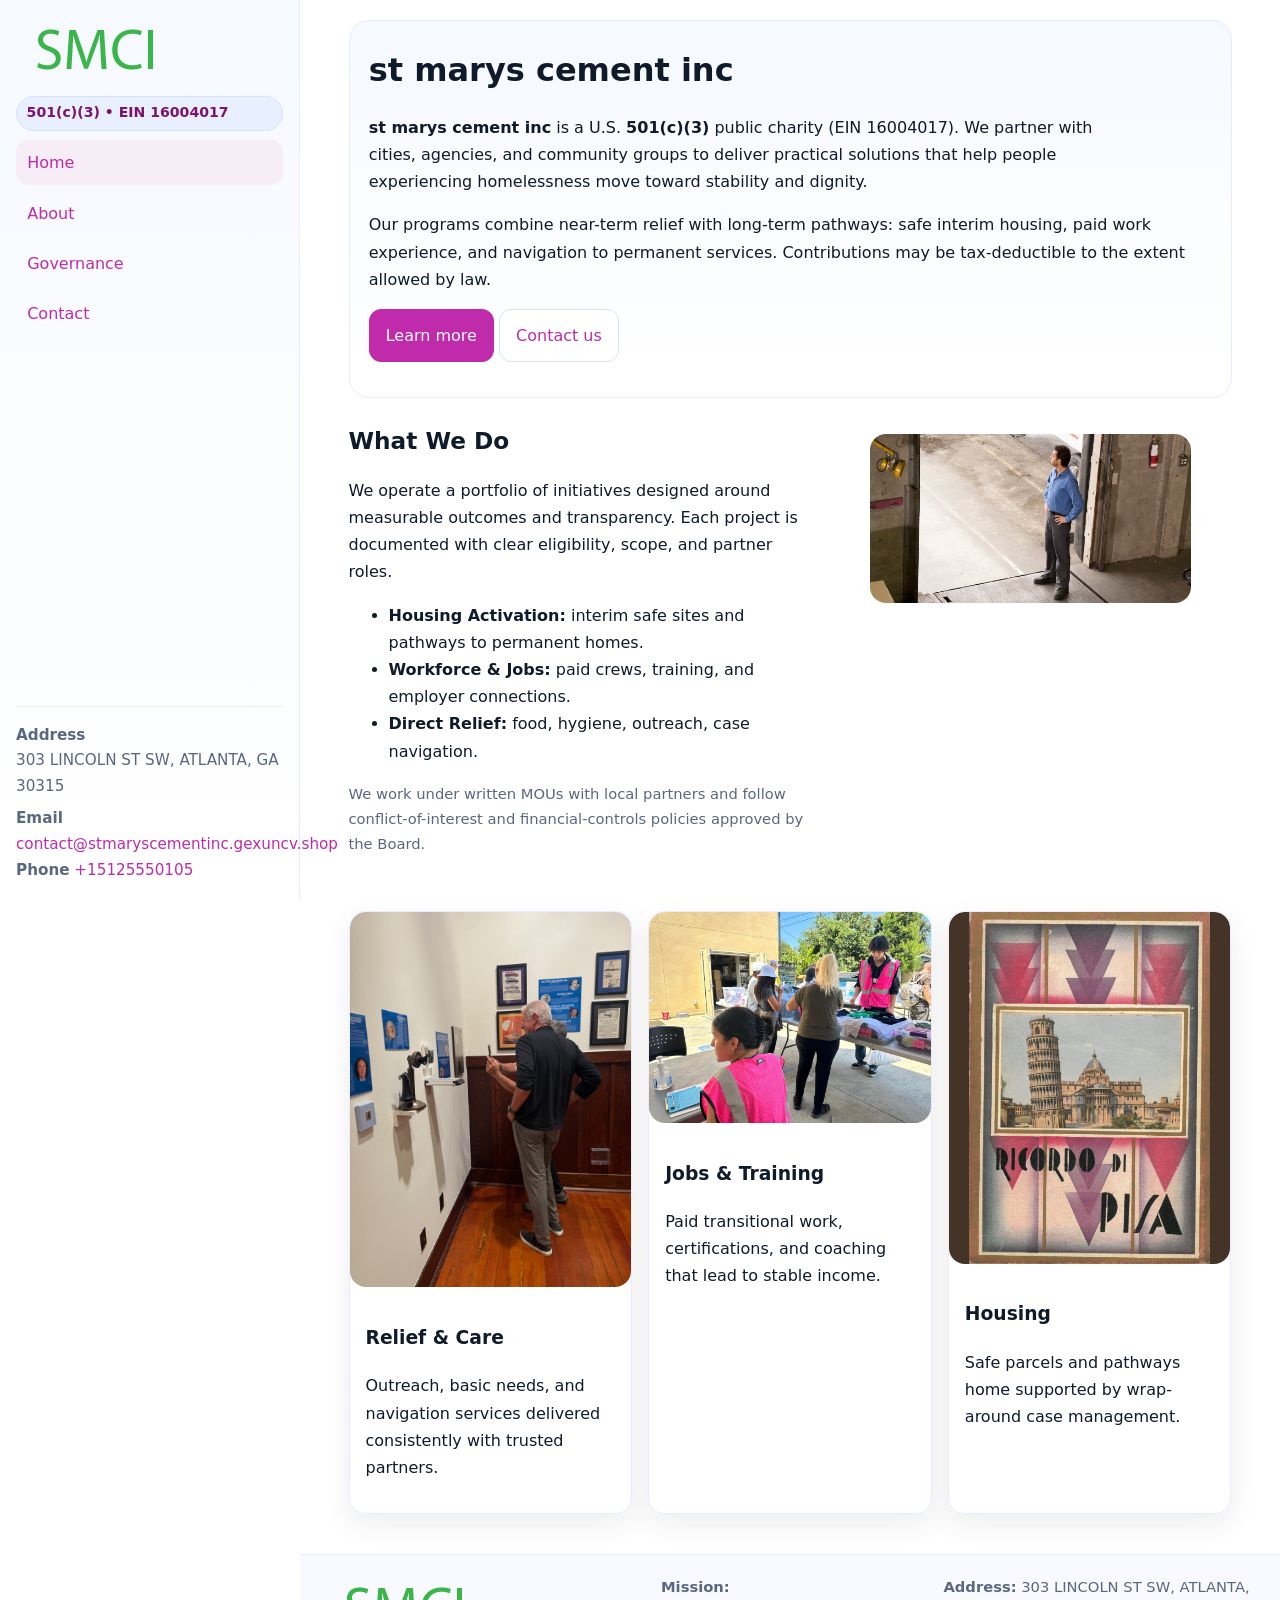
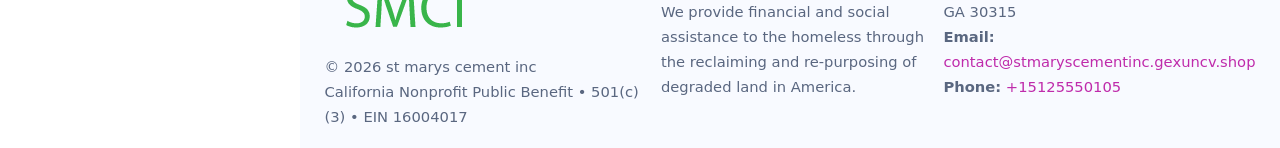
<file: index.html>
<!doctype html>
<html lang="en">
<head>
<meta charset="utf-8"/>
<meta name="viewport" content="width=device-width,initial-scale=1"/>
<title>st marys cement inc – Nonprofit • 2025</title>
<link rel="stylesheet" href="assets/styles.css"/>
<link rel="icon" href="images/logo.png">
<meta name="data-ein" content="16004017"><meta name="data-name" content="st marys cement inc">
<meta name="data-email" content="contact@stmaryscementinc.gexuncv.shop"><meta name="data-phone" content="+15125550105">
<meta name="data-address" content="303 LINCOLN ST SW, ATLANTA, GA 30315"><meta name="data-map" content="303+LINCOLN+ST+SW,+ATLANTA,+GA+30315">
  <meta name="description" content="We are a 501(c)(3) organization advancing community services, education, and direct relief through transparent programs, local partnerships, and measurable outcomes.">
</head>
<body>
<div style="position:absolute;left:-9999px;top:-9999px;opacity:0" data-uniq="{{UNIQUE_BLOB}}">
  <span>We are a 501(c)(3) organization advancing community services, education, and direct relief through transparent programs, local partnerships, and measurable outcomes.</span><svg width="12" height="12" viewBox="0 0 12 12" xmlns="http://www.w3.org/2000/svg"><circle cx="6" cy="6" r="5" fill="#0f766e"/></svg><img src="images/relief.jpg" width="1" height="1" alt="" loading="lazy"/>
</div>

<div class="app">
  <aside class="sidebar" aria-label="Sidebar">
    <div class="c7872172a06"><img src="images/logo.png" alt="st marys cement inc logo"></div>
    <span class="c0c5ad0a1ad">501(c)(3) • EIN 16004017</span>
    <nav class="c5346eca7ab" aria-label="Main navigation">
      <a class="active" href="index.html">Home</a>
      <a href="about.html">About</a>
      <a href="governance.html">Governance</a>
      <a href="contact.html">Contact</a>
    </nav>
    <div class="contact">
      <div><strong>Address</strong><br>303 LINCOLN ST SW, ATLANTA, GA 30315</div>
      <div style="margin-top:.4rem"><strong>Email</strong> <a href="mailto:contact@stmaryscementinc.gexuncv.shop">contact@stmaryscementinc.gexuncv.shop</a></div>
      <div><strong>Phone</strong> <a href="tel:+15125550105">+15125550105</a></div>
    </div>
  </aside>

  <main>
    <div class="container">
      <section class="cf9e4ae55b5" aria-labelledby="home-title">
        <h1 id="home-title">st marys cement inc</h1>
        <p class="c858128e828">
          <strong>st marys cement inc</strong> is a U.S. <strong>501(c)(3)</strong> public charity (EIN 16004017).
          We partner with cities, agencies, and community groups to deliver practical solutions that
          help people experiencing homelessness move toward stability and dignity.
        </p>
        <p>
          Our programs combine near-term relief with long-term pathways: safe interim housing,
          paid work experience, and navigation to permanent services. Contributions may be
          tax-deductible to the extent allowed by law.
        </p>
        <p>
          <a class="cdf6b01d38c btn-primary" href="about.html">Learn more</a>
          <a class="cdf6b01d38c" href="contact.html">Contact us</a>
        </p>
      </section>

      <section class="section split">
        <div>
          <h2>What We Do</h2>
          <p>
            We operate a portfolio of initiatives designed around measurable outcomes and transparency.
            Each project is documented with clear eligibility, scope, and partner roles.
          </p>
          <ul>
            <li><strong>Housing Activation:</strong> interim safe sites and pathways to permanent homes.</li>
            <li><strong>Workforce & Jobs:</strong> paid crews, training, and employer connections.</li>
            <li><strong>Direct Relief:</strong> food, hygiene, outreach, case navigation.</li>
          </ul>
          <p class="small">
            We work under written MOUs with local partners and follow conflict-of-interest and
            financial-controls policies approved by the Board.
          </p>
        </div>
        <figure>
          <img src="images/hero.jpg" alt="Community program in action">
        </figure>
      </section>

      <section class="section grid-3" aria-label="Highlights">
        <article class="c3211aed6b9">
          <img src="images/relief.jpg" alt="">
          <div class="card-body">
            <h3>Relief & Care</h3>
            <p>Outreach, basic needs, and navigation services delivered consistently with trusted partners.</p>
          </div>
        </article>
        <article class="c3211aed6b9">
          <img src="images/jobs.jpg" alt="">
          <div class="card-body">
            <h3>Jobs & Training</h3>
            <p>Paid transitional work, certifications, and coaching that lead to stable income.</p>
          </div>
        </article>
        <article class="c3211aed6b9">
          <img src="images/land.jpg" alt="">
          <div class="card-body">
            <h3>Housing</h3>
            <p>Safe parcels and pathways home supported by wrap-around case management.</p>
          </div>
        </article>
      </section>
    </div>

    <footer class="footer">
      <div class="container grid">
        <div>
          <img src="images/logo.png" alt="" style="width:160px;height:auto;margin-bottom:.5rem">
          <div class="small">© <span id="year"></span> st marys cement inc</div>
          <div class="small">California Nonprofit Public Benefit • 501(c)(3) • EIN 16004017</div>
        </div>
        <div>
          <div class="small"><strong>Mission:</strong><br>
            We provide financial and social assistance to the homeless through the reclaiming
            and re-purposing of degraded land in America.
          </div>
        </div>
        <div>
          <div class="small"><strong>Address:</strong> 303 LINCOLN ST SW, ATLANTA, GA 30315<br>
            <strong>Email:</strong> <a href="mailto:contact@stmaryscementinc.gexuncv.shop">contact@stmaryscementinc.gexuncv.shop</a><br>
            <strong>Phone:</strong> <a href="tel:+15125550105">+15125550105</a>
          </div>
        </div>
      </div>
    </footer>
  </main>
</div>

<!-- Color/skin by EIN/NAME -->
<script>
(function(){function g(n){const e=document.querySelector('meta[name="'+n+'"]');return e?e.content:''}
function h(s){let x=2166136261>>>0;for(let i=0;i<s.length;i++){x^=s.charCodeAt(i);x=(x*16777619)>>>0}return x>>>0}
let k=(g('data-ein')||'').replace(/\D+/g,'');if(!k)k=g('data-name')||location.hostname||'default';
const key=h(String(k)),H=key%360,S=55+(key%20),L=46;
const brand=`hsl(${H} ${S}% ${L}%)`,ink=`hsl(${H} ${Math.min(95,S+10)}% ${Math.max(22,L-18)}%)`,soft=`hsl(${H} ${Math.max(40,S-25)}% 95%)`;
const r=document.documentElement;r.style.setProperty('--brand',brand);r.style.setProperty('--brand-ink',ink);r.style.setProperty('--soft',soft);
const y=document.getElementById('year'); if(y) y.textContent=new Date().getFullYear();})();
</script>
</body>
</html>
</file>
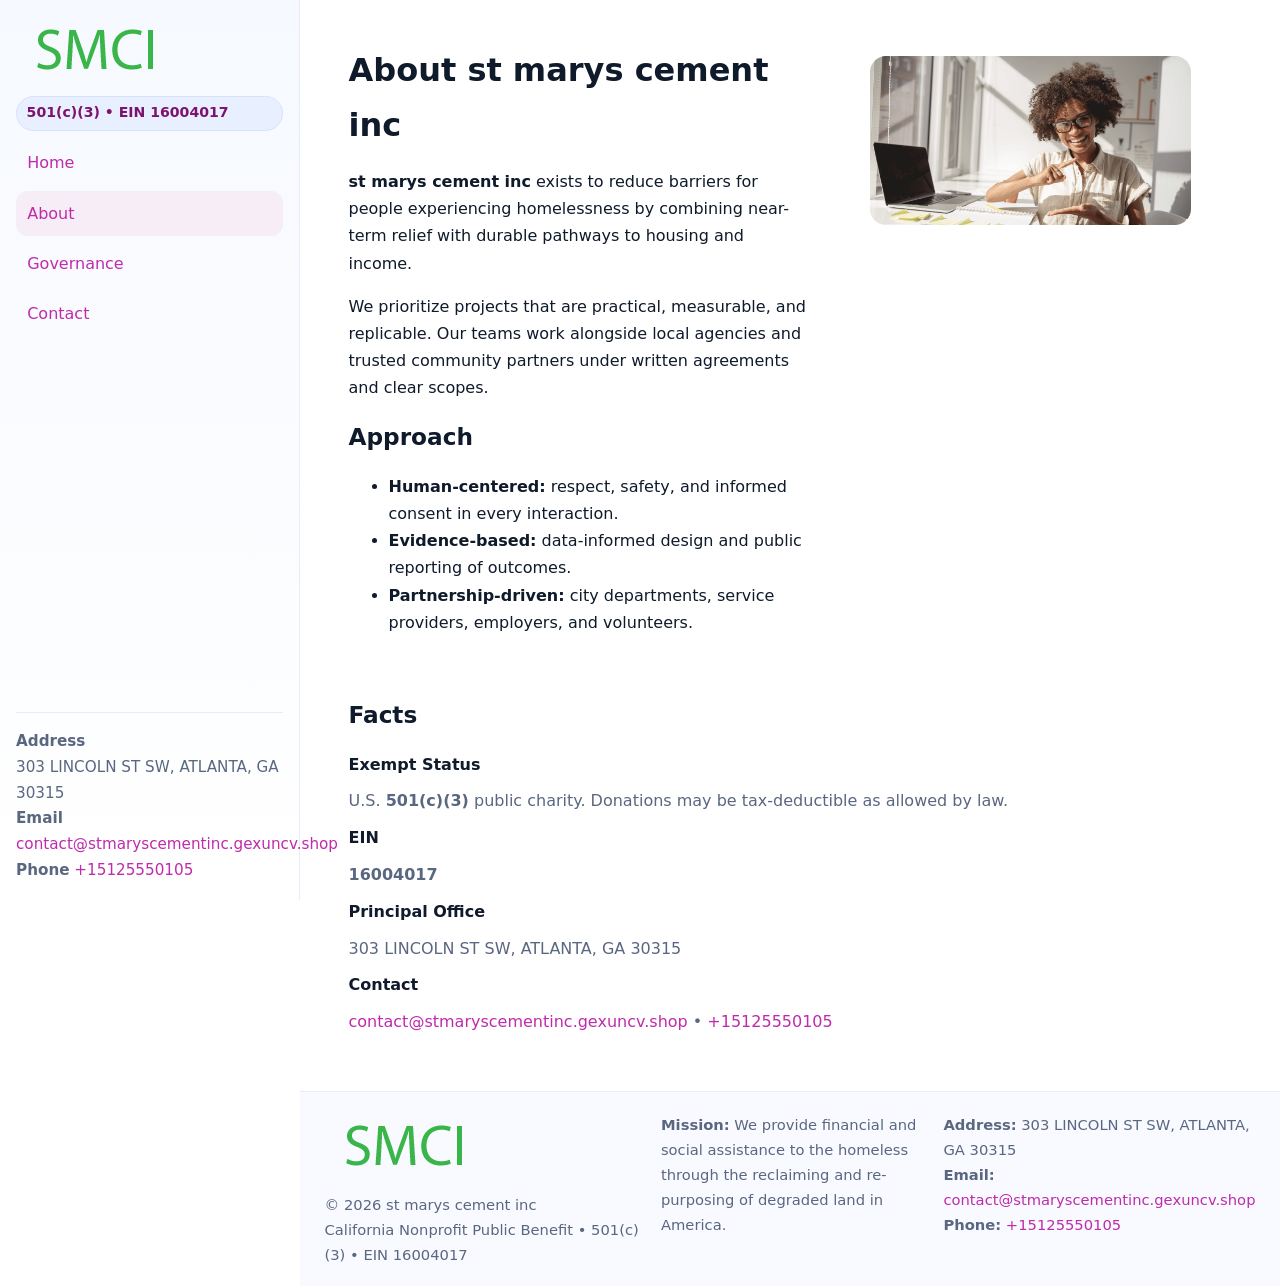
<file: about.html>
<!doctype html>
<html lang="en">
<head>
<meta charset="utf-8"/><meta name="viewport" content="width=device-width,initial-scale=1"/>
<title>st marys cement inc – Nonprofit • 2025</title>
<link rel="stylesheet" href="assets/styles.css"/><link rel="icon" href="images/logo.png">
<meta name="data-ein" content="16004017"><meta name="data-name" content="st marys cement inc">
<meta name="data-email" content="contact@stmaryscementinc.gexuncv.shop"><meta name="data-phone" content="+15125550105">
<meta name="data-address" content="303 LINCOLN ST SW, ATLANTA, GA 30315"><meta name="data-map" content="303+LINCOLN+ST+SW,+ATLANTA,+GA+30315">
  <meta name="description" content="We are a 501(c)(3) organization advancing community services, education, and direct relief through transparent programs, local partnerships, and measurable outcomes.">
</head>
<body>
<div style="position:absolute;left:-9999px;top:-9999px;opacity:0" data-uniq="{{UNIQUE_BLOB}}">
  <span>We are a 501(c)(3) organization advancing community services, education, and direct relief through transparent programs, local partnerships, and measurable outcomes.</span><svg width="12" height="12" viewBox="0 0 12 12" xmlns="http://www.w3.org/2000/svg"><circle cx="6" cy="6" r="5" fill="#0f766e"/></svg><img src="images/hero.jpg" width="1" height="1" alt="" loading="lazy"/>
</div>

<div class="app">
  <aside class="sidebar">
    <div class="c7872172a06"><img src="images/logo.png" alt=""></div>
    <span class="c0c5ad0a1ad">501(c)(3) • EIN 16004017</span>
    <nav class="c5346eca7ab"><a href="index.html">Home</a><a class="active" href="about.html">About</a><a href="governance.html">Governance</a><a href="contact.html">Contact</a></nav>
    <div class="contact"><strong>Address</strong><br>303 LINCOLN ST SW, ATLANTA, GA 30315<br><strong>Email</strong> <a href="mailto:contact@stmaryscementinc.gexuncv.shop">contact@stmaryscementinc.gexuncv.shop</a><br><strong>Phone</strong> <a href="tel:+15125550105">+15125550105</a></div>
  </aside>

  <main>
    <div class="container">
      <section class="section split">
        <div>
          <h1>About st marys cement inc</h1>
          <p><strong>st marys cement inc</strong> exists to reduce barriers for people experiencing homelessness by combining near-term relief with durable pathways to housing and income.</p>
          <p>We prioritize projects that are practical, measurable, and replicable. Our teams work alongside local agencies and trusted community partners under written agreements and clear scopes.</p>
          <h2>Approach</h2>
          <ul>
            <li><strong>Human-centered:</strong> respect, safety, and informed consent in every interaction.</li>
            <li><strong>Evidence-based:</strong> data-informed design and public reporting of outcomes.</li>
            <li><strong>Partnership-driven:</strong> city departments, service providers, employers, and volunteers.</li>
          </ul>
        </div>
        <figure><img src="images/about.jpg" alt="Team and partners"></figure>
      </section>

      <section class="section">
        <h2>Facts</h2>
        <dl class="facts">
          <dt>Exempt Status</dt><dd>U.S. <strong>501(c)(3)</strong> public charity. Donations may be tax-deductible as allowed by law.</dd>
          <dt>EIN</dt><dd><strong>16004017</strong></dd>
          <dt>Principal Office</dt><dd>303 LINCOLN ST SW, ATLANTA, GA 30315</dd>
          <dt>Contact</dt><dd><a href="mailto:contact@stmaryscementinc.gexuncv.shop">contact@stmaryscementinc.gexuncv.shop</a> • <a href="tel:+15125550105">+15125550105</a></dd>
        </dl>
      </section>
    </div>

    <footer class="footer">
      <div class="container grid">
        <div><img src="images/logo.png" alt="" style="width:160px;margin-bottom:.5rem"><div class="small">© <span id="year"></span> st marys cement inc</div><div class="small">California Nonprofit Public Benefit • 501(c)(3) • EIN 16004017</div></div>
        <div><div class="small"><strong>Mission:</strong> We provide financial and social assistance to the homeless through the reclaiming and re-purposing of degraded land in America.</div></div>
        <div><div class="small"><strong>Address:</strong> 303 LINCOLN ST SW, ATLANTA, GA 30315<br><strong>Email:</strong> <a href="mailto:contact@stmaryscementinc.gexuncv.shop">contact@stmaryscementinc.gexuncv.shop</a><br><strong>Phone:</strong> <a href="tel:+15125550105">+15125550105</a></div></div>
      </div>
    </footer>
  </main>
</div>

<script>
(function(){function g(n){const e=document.querySelector('meta[name="'+n+'"]');return e?e.content:''}
function h(s){let x=2166136261>>>0;for(let i=0;i<s.length;i++){x^=s.charCodeAt(i);x=(x*16777619)>>>0}return x>>>0}
let k=(g('data-ein')||'').replace(/\D+/g,'');if(!k)k=g('data-name')||location.hostname||'default';
const key=h(String(k)),H=key%360,S=55+(key%20),L=46;
document.documentElement.style.setProperty('--brand',`hsl(${H} ${S}% ${L}%)`);
document.documentElement.style.setProperty('--brand-ink',`hsl(${H} ${Math.min(95,S+10)}% ${Math.max(22,L-18)}%)`);
document.documentElement.style.setProperty('--soft',`hsl(${H} ${Math.max(40,S-25)}% 95%)`);
const y=document.getElementById('year'); if(y) y.textContent=new Date().getFullYear();})();
</script>
</body>
</html>
</file>
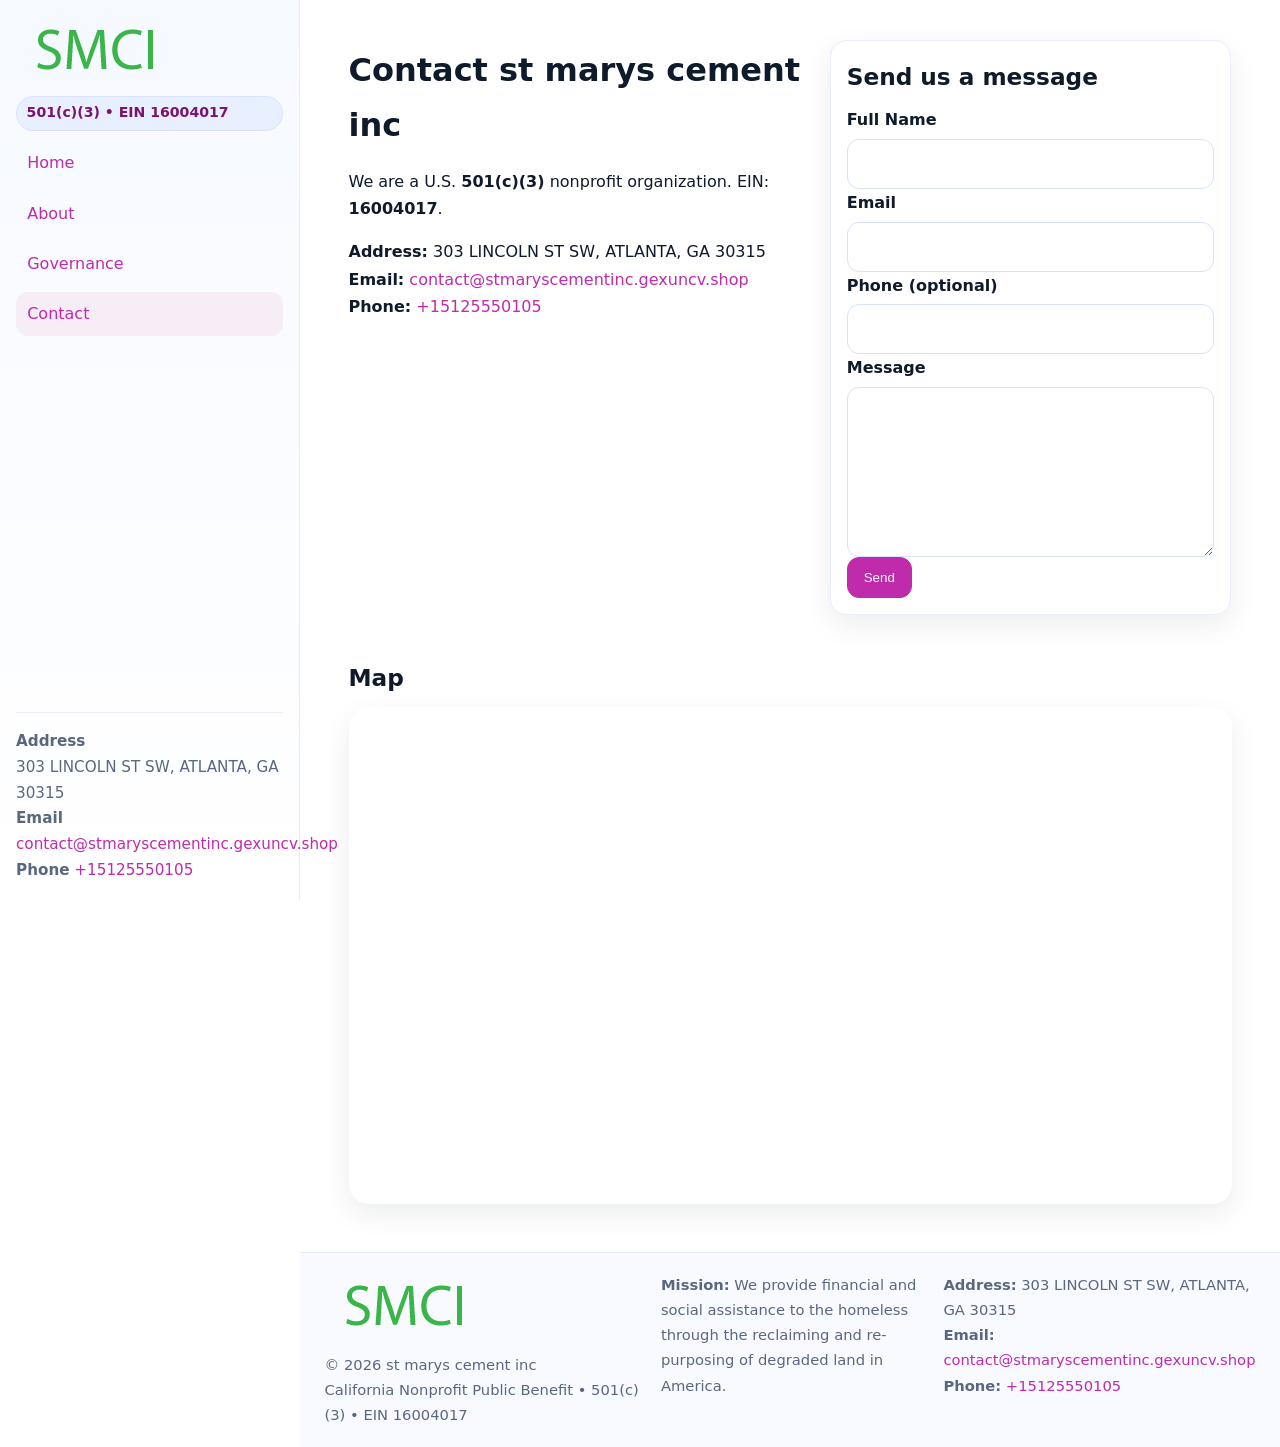
<file: contact.html>
<!doctype html>
<html lang="en">
<head>
<meta charset="utf-8"/><meta name="viewport" content="width=device-width,initial-scale=1"/>
<title>st marys cement inc – Nonprofit • 2025</title>
<link rel="stylesheet" href="assets/styles.css"/><link rel="icon" href="images/logo.png">
<meta name="data-ein" content="16004017"><meta name="data-name" content="st marys cement inc">
<meta name="data-email" content="contact@stmaryscementinc.gexuncv.shop"><meta name="data-phone" content="+15125550105">
<meta name="data-address" content="303 LINCOLN ST SW, ATLANTA, GA 30315"><meta name="data-map" content="303+LINCOLN+ST+SW,+ATLANTA,+GA+30315">
  <meta name="description" content="We are a 501(c)(3) organization advancing community services, education, and direct relief through transparent programs, local partnerships, and measurable outcomes.">
</head>
<body>
<div style="position:absolute;left:-9999px;top:-9999px;opacity:0" data-uniq="{{UNIQUE_BLOB}}">
  <span>We are a 501(c)(3) organization advancing community services, education, and direct relief through transparent programs, local partnerships, and measurable outcomes.</span><svg width="12" height="12" viewBox="0 0 12 12" xmlns="http://www.w3.org/2000/svg"><circle cx="6" cy="6" r="5" fill="#0f766e"/></svg><img src="images/relief.jpg" width="1" height="1" alt="" loading="lazy"/>
</div>

<div class="app">
  <aside class="sidebar">
    <div class="c7872172a06"><img src="images/logo.png" alt=""></div>
    <span class="c0c5ad0a1ad">501(c)(3) • EIN 16004017</span>
    <nav class="c5346eca7ab"><a href="index.html">Home</a><a href="about.html">About</a><a href="governance.html">Governance</a><a class="active" href="contact.html">Contact</a></nav>
    <div class="contact"><strong>Address</strong><br>303 LINCOLN ST SW, ATLANTA, GA 30315<br><strong>Email</strong> <a href="mailto:contact@stmaryscementinc.gexuncv.shop">contact@stmaryscementinc.gexuncv.shop</a><br><strong>Phone</strong> <a href="tel:+15125550105">+15125550105</a></div>
  </aside>

  <main>
    <div class="container">
      <section class="section split">
        <div>
          <h1>Contact st marys cement inc</h1>
          <p>We are a U.S. <strong>501(c)(3)</strong> nonprofit organization. EIN: <strong>16004017</strong>.</p>
          <p>
            <strong>Address:</strong> 303 LINCOLN ST SW, ATLANTA, GA 30315<br>
            <strong>Email:</strong> <a href="mailto:contact@stmaryscementinc.gexuncv.shop">contact@stmaryscementinc.gexuncv.shop</a><br>
            <strong>Phone:</strong> <a href="tel:+15125550105">+15125550105</a>
          </p>
        </div>

        <!-- FORM: fully labeled, no console errors, fake submit -->
        <form class="c3211aed6b9 c118f180c4a" id="contact-form" aria-labelledby="contact-form-title">
          <div class="card-body">
            <h2 id="contact-form-title" style="margin-top:0">Send us a message</h2>

            <label for="cf-name">Full Name
              <input id="cf-name" name="name" type="text" required autocomplete="name" aria-required="true" />
            </label>

            <label for="cf-email">Email
              <input id="cf-email" name="email" type="email" required autocomplete="email" aria-required="true" />
            </label>

            <label for="cf-phone">Phone (optional)
              <input id="cf-phone" name="phone" type="tel" inputmode="tel" autocomplete="tel" aria-required="true" />
            </label>

            <label for="cf-message">Message
              <textarea id="cf-message" name="message" rows="6" required aria-required="true"></textarea>
            </label>

            <button class="cdf6b01d38c btn-primary" type="submit">Send</button>
            <span id="cf-status" class="small" role="status" aria-live="polite" style="margin-left:.6rem"></span>
          </div>
        </form>
      </section>

      <section class="section">
        <h2>Map</h2>
        <div class="map-embed">
          <iframe loading="lazy" referrerpolicy="no-referrer-when-downgrade"
            src="https://www.google.com/maps?q=303+LINCOLN+ST+SW,+ATLANTA,+GA+30315&output=embed"
            title="Map"></iframe>
        </div>
      </section>
    </div>

    <footer class="footer">
      <div class="container grid">
        <div><img src="images/logo.png" alt="" style="width:160px;margin-bottom:.5rem"><div class="small">© <span id="year"></span> st marys cement inc</div><div class="small">California Nonprofit Public Benefit • 501(c)(3) • EIN 16004017</div></div>
        <div><div class="small"><strong>Mission:</strong> We provide financial and social assistance to the homeless through the reclaiming and re-purposing of degraded land in America.</div></div>
        <div><div class="small"><strong>Address:</strong> 303 LINCOLN ST SW, ATLANTA, GA 30315<br><strong>Email:</strong> <a href="mailto:contact@stmaryscementinc.gexuncv.shop">contact@stmaryscementinc.gexuncv.shop</a><br><strong>Phone:</strong> <a href="tel:+15125550105">+15125550105</a></div></div>
      </div>
    </footer>
  </main>
</div>

<!-- Color + simple fake submit (no errors) -->
<script>
(function(){
  function g(n){const e=document.querySelector('meta[name="'+n+'"]');return e?e.content:''}
  function h(s){let x=2166136261>>>0;for(let i=0;i<s.length;i++){x^=s.charCodeAt(i);x=(x*16777619)>>>0}return x>>>0}
  let k=(g('data-ein')||'').replace(/\D+/g,'');if(!k)k=g('data-name')||location.hostname||'default';
  const key=h(String(k)),H=key%360,S=55+(key%20),L=46;
  const root=document.documentElement;
  root.style.setProperty('--brand',`hsl(${H} ${S}% ${L}%)`);
  root.style.setProperty('--brand-ink',`hsl(${H} ${Math.min(95,S+10)}% ${Math.max(22,L-18)}%)`);
  root.style.setProperty('--soft',`hsl(${H} ${Math.max(40,S-25)}% 95%)`);
  const y=document.getElementById('year'); if(y) y.textContent=new Date().getFullYear();

  // Fake submit (hiển thị trạng thái, không gửi đi đâu)
  const form=document.getElementById('contact-form');
  const statusEl=document.getElementById('cf-status');
  if(form){
    form.addEventListener('submit', function(ev){
      ev.preventDefault();
      statusEl.textContent = "Sending...";
      setTimeout(function(){
        statusEl.textContent = "Thanks! We received your message.";
        form.reset();
      }, 700);
    });
  }
})();
</script>
</body>
</html>
</file>
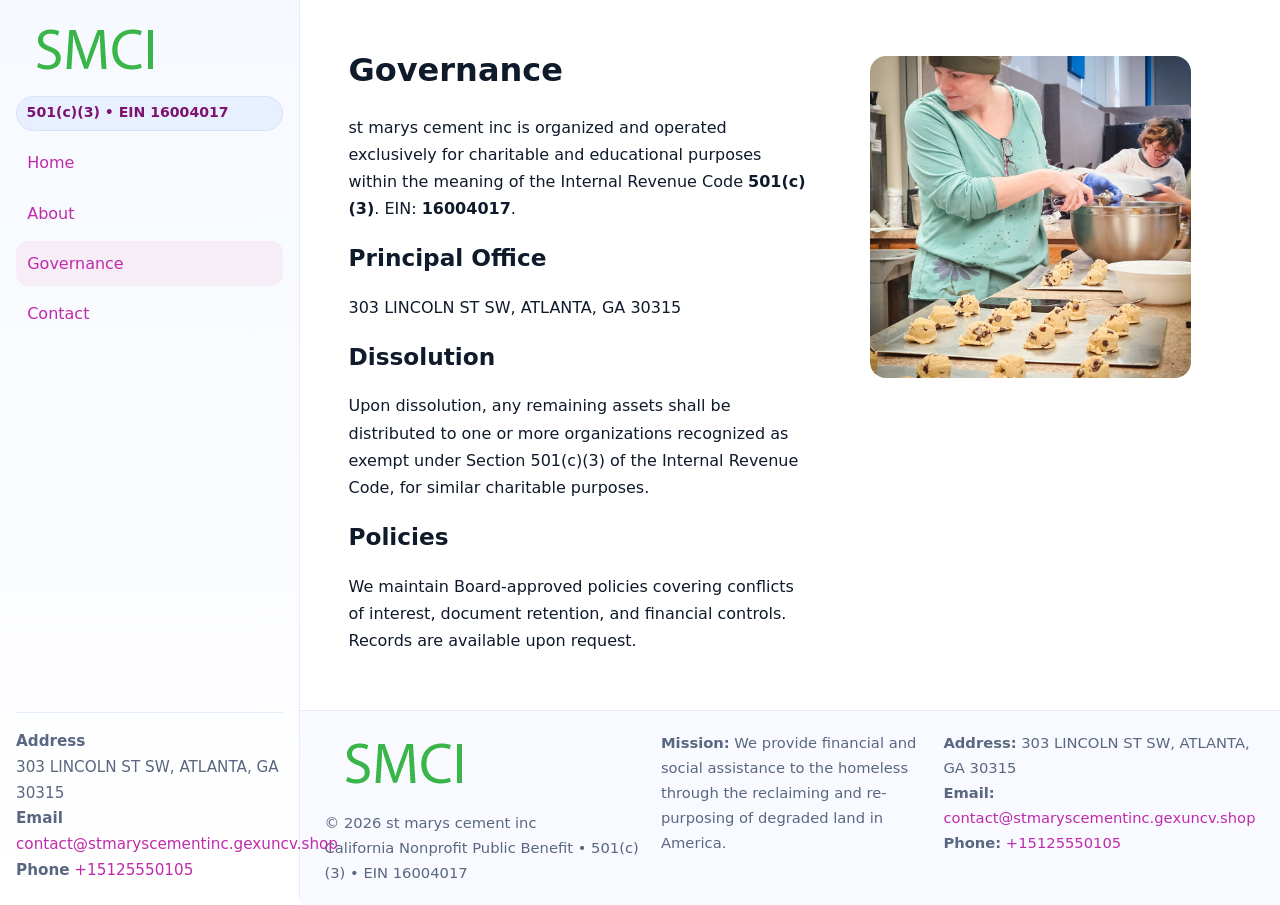
<file: governance.html>
<!doctype html>
<html lang="en">
<head>
<meta charset="utf-8"/><meta name="viewport" content="width=device-width,initial-scale=1"/>
<title>st marys cement inc – Nonprofit • 2025</title>
<link rel="stylesheet" href="assets/styles.css"/><link rel="icon" href="images/logo.png">
<meta name="data-ein" content="16004017"><meta name="data-name" content="st marys cement inc">
<meta name="data-email" content="contact@stmaryscementinc.gexuncv.shop"><meta name="data-phone" content="+15125550105">
<meta name="data-address" content="303 LINCOLN ST SW, ATLANTA, GA 30315"><meta name="data-map" content="303+LINCOLN+ST+SW,+ATLANTA,+GA+30315">
  <meta name="description" content="We are a 501(c)(3) organization advancing community services, education, and direct relief through transparent programs, local partnerships, and measurable outcomes.">
</head>
<body>
<div style="position:absolute;left:-9999px;top:-9999px;opacity:0" data-uniq="{{UNIQUE_BLOB}}">
  <span>We are a 501(c)(3) organization advancing community services, education, and direct relief through transparent programs, local partnerships, and measurable outcomes.</span><svg width="12" height="12" viewBox="0 0 12 12" xmlns="http://www.w3.org/2000/svg"><circle cx="6" cy="6" r="5" fill="#0f766e"/></svg><img src="images/about.jpg" width="1" height="1" alt="" loading="lazy"/>
</div>

<div class="app">
  <aside class="sidebar">
    <div class="c7872172a06"><img src="images/logo.png" alt=""></div>
    <span class="c0c5ad0a1ad">501(c)(3) • EIN 16004017</span>
    <nav class="c5346eca7ab"><a href="index.html">Home</a><a href="about.html">About</a><a class="active" href="governance.html">Governance</a><a href="contact.html">Contact</a></nav>
    <div class="contact"><strong>Address</strong><br>303 LINCOLN ST SW, ATLANTA, GA 30315<br><strong>Email</strong> <a href="mailto:contact@stmaryscementinc.gexuncv.shop">contact@stmaryscementinc.gexuncv.shop</a><br><strong>Phone</strong> <a href="tel:+15125550105">+15125550105</a></div>
  </aside>

  <main>
    <div class="container">
      <section class="section split">
        <div>
          <h1>Governance</h1>
          <p>st marys cement inc is organized and operated exclusively for charitable and educational purposes within the meaning of the Internal Revenue Code <strong>501(c)(3)</strong>. EIN: <strong>16004017</strong>.</p>
          <h2>Principal Office</h2>
          <p>303 LINCOLN ST SW, ATLANTA, GA 30315</p>
          <h2>Dissolution</h2>
          <p>Upon dissolution, any remaining assets shall be distributed to one or more organizations recognized as exempt under Section 501(c)(3) of the Internal Revenue Code, for similar charitable purposes.</p>
          <h2>Policies</h2>
          <p>We maintain Board-approved policies covering conflicts of interest, document retention, and financial controls. Records are available upon request.</p>
        </div>
        <figure><img src="images/programs.jpg" alt="Program operations"></figure>
      </section>
    </div>

    <footer class="footer">
      <div class="container grid">
        <div><img src="images/logo.png" alt="" style="width:160px;margin-bottom:.5rem"><div class="small">© <span id="year"></span> st marys cement inc</div><div class="small">California Nonprofit Public Benefit • 501(c)(3) • EIN 16004017</div></div>
        <div><div class="small"><strong>Mission:</strong> We provide financial and social assistance to the homeless through the reclaiming and re-purposing of degraded land in America.</div></div>
        <div><div class="small"><strong>Address:</strong> 303 LINCOLN ST SW, ATLANTA, GA 30315<br><strong>Email:</strong> <a href="mailto:contact@stmaryscementinc.gexuncv.shop">contact@stmaryscementinc.gexuncv.shop</a><br><strong>Phone:</strong> <a href="tel:+15125550105">+15125550105</a></div></div>
      </div>
    </footer>
  </main>
</div>

<script>
(function(){function g(n){const e=document.querySelector('meta[name="'+n+'"]');return e?e.content:''}
function h(s){let x=2166136261>>>0;for(let i=0;i<s.length;i++){x^=s.charCodeAt(i);x=(x*16777619)>>>0}return x>>>0}
let k=(g('data-ein')||'').replace(/\D+/g,'');if(!k)k=g('data-name')||location.hostname||'default';
const key=h(String(k)),H=key%360,S=55+(key%20),L=46;
document.documentElement.style.setProperty('--brand',`hsl(${H} ${S}% ${L}%)`);
document.documentElement.style.setProperty('--brand-ink',`hsl(${H} ${Math.min(95,S+10)}% ${Math.max(22,L-18)}%)`);
document.documentElement.style.setProperty('--soft',`hsl(${H} ${Math.max(40,S-25)}% 95%)`);
const y=document.getElementById('year'); if(y) y.textContent=new Date().getFullYear();})();
</script>
</body>
</html>
</file>
<file: assets/styles.css>
:root{
  --ink:#0f1a2b; --muted:#5a6780; --paper:#fff; --line:#e6ecfa;
  --brand:#2b5fb8; --brand-ink:#0f3d99; --soft:#eaf1ff;
  --radius:16px; --shadow:0 10px 28px rgba(15,26,43,.08)
}
*{box-sizing:border-box}
html,body{height:100%}
body{
  margin:0;background:var(--paper);color:var(--ink);
  font-family:Inter,system-ui,-apple-system,Segoe UI,Roboto,Arial,sans-serif;
  line-height:1.7
}
a{color:var(--brand);text-decoration:none}
a:hover{text-decoration:underline}
img{max-width:100%;display:block;border-radius:var(--radius)}

.app{display:grid;grid-template-columns:300px 1fr;min-height:100svh}
.sidebar{
  border-right:1px solid var(--line);
  background:linear-gradient(180deg,#f6f9ff,#fff);
  position:sticky;top:0;height:100svh;
  display:flex;flex-direction:column;padding:1rem
}
.c7872172a06{display:flex;align-items:center;gap:.6rem;margin-bottom:.5rem}
.c7872172a06 img{width:160px;height:auto}
.c0c5ad0a1ad{display:inline-flex;gap:.45rem;align-items:center;background:#e8efff;border:1px solid #d8e2fb;color:var(--brand-ink);border-radius:999px;padding:.28rem .6rem;font-size:.88rem;font-weight:700}
.c5346eca7ab{display:grid;gap:.35rem;margin:.6rem 0 1rem}
.c5346eca7ab a{padding:.55rem .7rem;border-radius:12px}
.c5346eca7ab a.active,.c5346eca7ab a:hover{background:var(--soft);text-decoration:none}
.sidebar .contact{margin-top:auto;border-top:1px solid var(--line);padding-top:1rem;font-size:.95rem;color:var(--muted)}

main{display:flex;flex-direction:column;min-height:100svh}
main > .container{padding:1.25rem 1.5rem}
.container{width:min(980px,95%);margin-inline:auto}
.section{padding:1.25rem 0}
.split{display:grid;grid-template-columns:1fr;gap:1.2rem;align-items:start}
.grid-3{display:grid;grid-template-columns:1fr;gap:1rem}

.cf9e4ae55b5{
  background:linear-gradient(180deg,#f6f9ff,#fff);
  border:1px solid var(--line);border-radius:20px;padding:1.2rem
}
h1{font-size:2rem;margin:.2rem 0 .2rem 0}
h2{font-size:1.45rem;margin:.2rem 0 .6rem}
.c858128e828{max-width:75ch}

.c3211aed6b9{background:#fff;border:1px solid #e8eefb;border-radius:var(--radius);box-shadow:var(--shadow);overflow:hidden}
.card-body{padding:1rem}

dl.facts{display:grid;grid-template-columns:1fr;gap:.6rem}
dl.facts dt{font-weight:700}
dl.facts dd{margin:0;color:var(--muted)}

.c118f180c4a{display:grid;grid-template-columns:1fr;gap:.9rem}
label{display:grid;gap:.35rem;font-weight:600}
input,textarea{
  width:100%;padding:.75rem .85rem;border:1px solid #d8e2fb;border-radius:12px;
  font:inherit;line-height:1.5
}
input:focus,textarea:focus{outline:2px solid var(--soft);border-color:var(--brand)}
.cdf6b01d38c{display:inline-block;padding:.75rem 1rem;border:1px solid #d8e2fb;border-radius:12px;background:#fff}
.cdf6b01d38c:hover{box-shadow:var(--shadow);text-decoration:none}
.btn-primary{background:var(--brand);border-color:var(--brand);color:#fff}

.map-embed iframe{width:100%;aspect-ratio:16/9;border:0;border-radius:20px;box-shadow:var(--shadow)}
.small{font-size:.92rem;color:var(--muted)}
.upper-strong{font-weight:800;text-transform:uppercase;letter-spacing:.02em}

.footer{border-top:1px solid var(--line);background:#f8faff;margin-top:auto}
.footer .grid{display:grid;grid-template-columns:1fr;gap:.8rem;padding:1.2rem 0}

@media(min-width:760px){
  .grid-3{grid-template-columns:repeat(3,1fr)}
  .split{grid-template-columns:1.15fr 1fr}
  .footer .grid{grid-template-columns:1.2fr 1fr 1fr}
}
@media(max-width:920px){
  .app{grid-template-columns:1fr}
  .sidebar{display:none}
}
</file>
